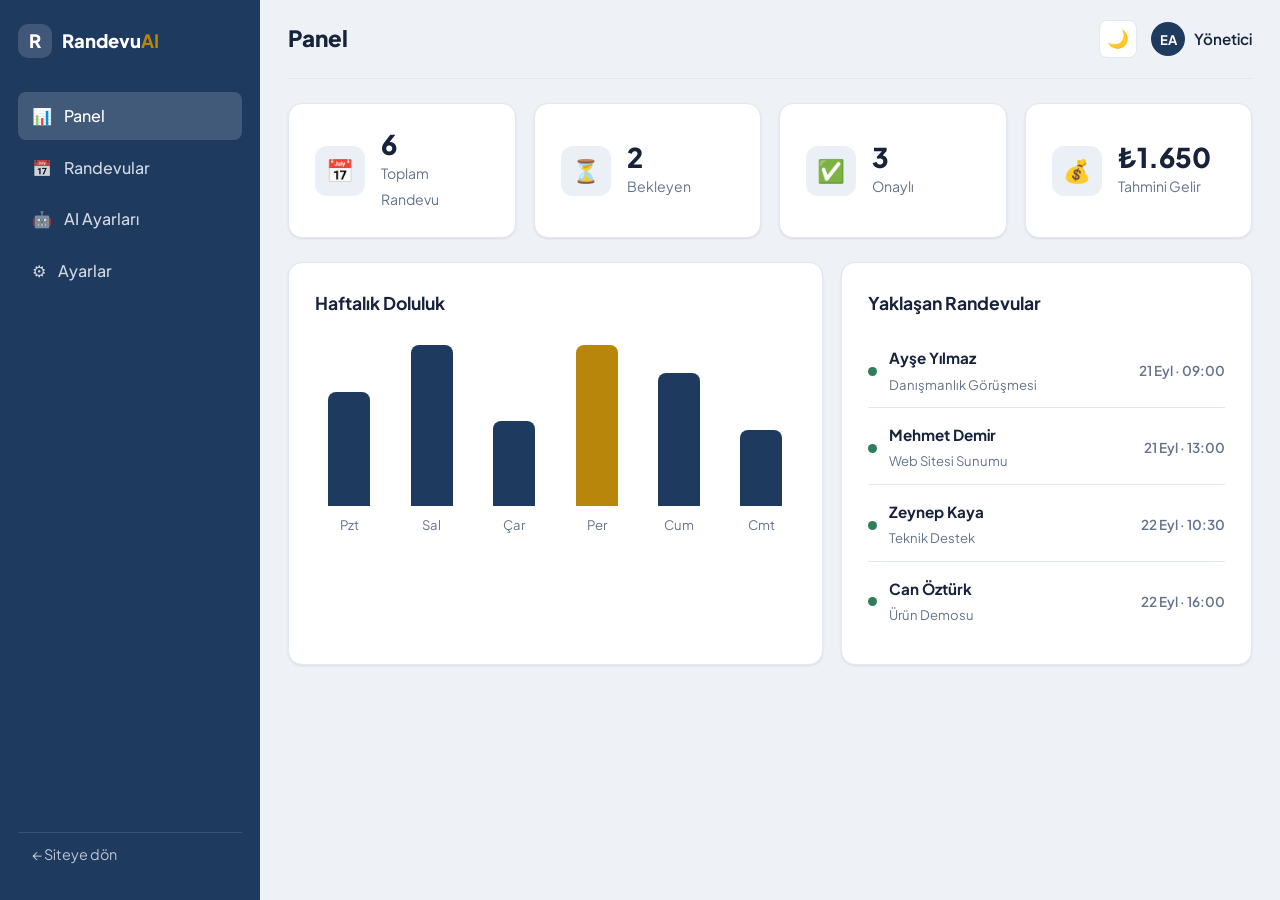
<file: admin.html>
<!DOCTYPE html>
<html lang="tr">
<head>
  <meta charset="UTF-8" />
  <meta name="viewport" content="width=device-width, initial-scale=1.0" />
  <title>RandevuAI — Yönetim Paneli</title>
  <meta name="description" content="RandevuAI yönetim paneli demosu — randevular, istatistikler ve ayarlar." />
  <link rel="preconnect" href="https://fonts.googleapis.com" />
  <link rel="preconnect" href="https://fonts.gstatic.com" crossorigin />
  <link href="https://fonts.googleapis.com/css2?family=Plus+Jakarta+Sans:wght@400;500;600;700;800&display=swap" rel="stylesheet" />
  <link rel="stylesheet" href="styles.css" />
</head>
<body class="admin">
  <div class="admin-layout">
    <!-- Sidebar -->
    <aside class="admin-sidebar" id="adminSidebar">
      <a href="index.html" class="logo">
        <span class="logo-mark">R</span>
        <span>Randevu<b>AI</b></span>
      </a>
      <nav class="admin-nav">
        <a href="#" class="active" data-view="dashboard"><span>📊</span> Panel</a>
        <a href="#" data-view="appointments"><span>📅</span> Randevular</a>
        <a href="#" data-view="assistant"><span>🤖</span> AI Ayarları</a>
        <a href="#" data-view="settings"><span>⚙️</span> Ayarlar</a>
      </nav>
      <a href="index.html" class="admin-back">← Siteye dön</a>
    </aside>

    <!-- Main -->
    <main class="admin-main">
      <header class="admin-topbar">
        <button class="nav-toggle admin-menu" id="adminMenu" aria-label="Menü"><span></span><span></span><span></span></button>
        <h1 id="viewTitle">Panel</h1>
        <div class="topbar-right">
          <button class="theme-toggle" id="themeToggle" aria-label="Temayı değiştir"><span class="theme-icon">🌙</span></button>
          <div class="admin-user"><span class="avatar-sm">EA</span> Yönetici</div>
        </div>
      </header>

      <!-- Dashboard view -->
      <section class="admin-view" data-view="dashboard">
        <div class="stat-grid">
          <div class="card stat"><span class="stat-ico">📅</span><div><b id="stTotal">0</b><small>Toplam Randevu</small></div></div>
          <div class="card stat"><span class="stat-ico">⏳</span><div><b id="stPending">0</b><small>Bekleyen</small></div></div>
          <div class="card stat"><span class="stat-ico">✅</span><div><b id="stConfirmed">0</b><small>Onaylı</small></div></div>
          <div class="card stat"><span class="stat-ico">💰</span><div><b id="stRevenue">₺0</b><small>Tahmini Gelir</small></div></div>
        </div>

        <div class="admin-cols">
          <div class="card">
            <div class="card-head"><h3>Haftalık Doluluk</h3></div>
            <div class="bars" id="bars"></div>
          </div>
          <div class="card">
            <div class="card-head"><h3>Yaklaşan Randevular</h3></div>
            <ul class="upcoming" id="upcoming"></ul>
          </div>
        </div>
      </section>

      <!-- Appointments view -->
      <section class="admin-view" data-view="appointments" hidden>
        <div class="card">
          <div class="table-toolbar">
            <input type="search" id="search" placeholder="🔍 İsim veya hizmet ara..." />
            <select id="filterStatus">
              <option value="">Tüm durumlar</option>
              <option value="pending">Bekleyen</option>
              <option value="confirmed">Onaylı</option>
              <option value="cancelled">İptal</option>
            </select>
            <button class="btn btn-primary" id="addBtn">+ Yeni Randevu</button>
          </div>
          <div class="table-wrap">
            <table class="admin-table">
              <thead>
                <tr><th>Müşteri</th><th>Hizmet</th><th>Tarih</th><th>Saat</th><th>Durum</th><th>İşlem</th></tr>
              </thead>
              <tbody id="apptBody"></tbody>
            </table>
          </div>
          <p class="empty" id="emptyRow" hidden>Kayıt bulunamadı.</p>
        </div>
      </section>

      <!-- Assistant view -->
      <section class="admin-view" data-view="assistant" hidden>
        <div class="card">
          <div class="card-head"><h3>Yapay Zekâ Asistan Ayarları</h3></div>
          <div class="field"><label>Karşılama mesajı</label><input type="text" value="Merhaba! 👋 Size nasıl yardımcı olabilirim?" /></div>
          <div class="field"><label>Yanıt tonu</label>
            <select><option>Samimi</option><option>Resmî</option><option>Kısa ve net</option></select>
          </div>
          <div class="toggle-row"><span>Çalışma saatleri dışında otomatik yanıt</span><label class="switch"><input type="checkbox" checked><span></span></label></div>
          <div class="toggle-row"><span>Randevuyu asistan üzerinden alma</span><label class="switch"><input type="checkbox" checked><span></span></label></div>
          <button class="btn btn-primary">Kaydet</button>
        </div>
      </section>

      <!-- Settings view -->
      <section class="admin-view" data-view="settings" hidden>
        <div class="card">
          <div class="card-head"><h3>İşletme Ayarları</h3></div>
          <div class="field"><label>İşletme adı</label><input type="text" value="RandevuAI Demo" /></div>
          <div class="field"><label>Çalışma saatleri</label><input type="text" value="Hafta içi 09:00 - 18:00" /></div>
          <div class="toggle-row"><span>SMS bildirimleri</span><label class="switch"><input type="checkbox" checked><span></span></label></div>
          <div class="toggle-row"><span>E-posta bildirimleri</span><label class="switch"><input type="checkbox" checked><span></span></label></div>
          <button class="btn btn-primary">Kaydet</button>
        </div>
      </section>
    </main>
  </div>

  <!-- Yeni randevu modalı -->
  <div class="modal" id="modal" hidden>
    <div class="modal-box card">
      <div class="card-head"><h3>Yeni Randevu</h3><button class="modal-close" id="modalClose">✕</button></div>
      <form id="addForm" class="booking-form">
        <div class="field"><label>Müşteri Adı</label><input type="text" id="mName" required></div>
        <div class="field"><label>Hizmet</label>
          <select id="mService" required>
            <option value="">Seçiniz</option>
            <option>Danışmanlık Görüşmesi</option>
            <option>Web Sitesi Sunumu</option>
            <option>Teknik Destek</option>
            <option>Ürün Demosu</option>
          </select>
        </div>
        <div class="field"><label>Tarih</label><input type="date" id="mDate" required></div>
        <div class="field"><label>Saat</label><input type="time" id="mTime" required></div>
        <button type="submit" class="btn btn-primary btn-block">Ekle</button>
      </form>
    </div>
  </div>

  <script src="admin.js"></script>
</body>
</html>
</file>
<file: styles.css>
:root {
  --bg: #f6f8fb;
  --bg-alt: #eef2f7;
  --surface: #ffffff;
  --surface-2: #f1f4f9;
  --text: #16233a;
  --muted: #64748b;
  --border: #e2e8f0;
  --brand: #1e3a5f;        /* kurumsal lacivert */
  --brand-dark: #16293f;
  --brand-soft: #eaf0f6;
  --accent: #b8860b;       /* şık amber / altın vurgu */
  --success: #2e7d5b;
  --radius: 14px;
  --shadow-sm: 0 1px 3px rgba(16, 35, 58, 0.06), 0 1px 2px rgba(16, 35, 58, 0.04);
  --shadow: 0 12px 32px rgba(16, 35, 58, 0.10);
  --maxw: 1120px;
}

/* ---------- Karanlık tema ---------- */
:root[data-theme="dark"] {
  --bg: #0f1626;
  --bg-alt: #131c30;
  --surface: #18223a;
  --surface-2: #1f2b47;
  --text: #e8edf5;
  --muted: #93a1bb;
  --border: #273250;
  --brand: #4a7bb0;        /* aydınlatılmış lacivert (koyu zeminde okunaklı) */
  --brand-dark: #3d688f;
  --brand-soft: #1c2942;
  --accent: #d4a437;       /* daha parlak altın */
  --success: #3fae7a;
  --shadow-sm: 0 1px 3px rgba(0, 0, 0, 0.4);
  --shadow: 0 12px 32px rgba(0, 0, 0, 0.45);
}
:root[data-theme="dark"] .site-header { background: rgba(15, 22, 38, 0.85); }
:root[data-theme="dark"] .hero,
:root[data-theme="dark"] .cta .btn-primary { color: var(--text); }
:root[data-theme="dark"] .cta h2 { color: #fff; }
:root[data-theme="dark"] .cta .btn-primary { background: var(--surface); color: var(--text); }
:root[data-theme="dark"] .cta .btn-primary:hover { background: var(--surface-2); }
:root[data-theme="dark"] .theme-icon::before { content: "☀️"; }
:root[data-theme="dark"] .theme-icon { font-size: 0; }
:root[data-theme="dark"] .theme-icon::before { font-size: 1.1rem; }

* { box-sizing: border-box; margin: 0; padding: 0; }

html { scroll-behavior: smooth; }

body {
  font-family: "Plus Jakarta Sans", system-ui, -apple-system, sans-serif;
  background: var(--bg);
  color: var(--text);
  line-height: 1.6;
  -webkit-font-smoothing: antialiased;
}

.container { width: 100%; max-width: var(--maxw); margin: 0 auto; padding: 0 20px; }

a { color: inherit; text-decoration: none; }

/* ---------- Header ---------- */
.site-header {
  position: sticky; top: 0; z-index: 50;
  background: rgba(255, 255, 255, 0.85);
  backdrop-filter: blur(14px);
  border-bottom: 1px solid var(--border);
}
.header-inner { display: flex; align-items: center; justify-content: space-between; height: 68px; }
.logo { display: flex; align-items: center; gap: 10px; font-weight: 800; font-size: 1.15rem; }
.logo b { color: var(--accent); }
.logo-mark {
  display: grid; place-items: center;
  width: 34px; height: 34px; border-radius: 10px;
  background: var(--brand);
  color: #fff; font-weight: 800;
}
.nav { display: flex; align-items: center; gap: 28px; }
.nav a { color: var(--muted); font-weight: 500; transition: color .2s; }
.nav a:hover { color: var(--text); }
.nav .nav-cta {
  color: #fff; padding: 9px 18px; border-radius: 8px;
  background: var(--brand);
  transition: background .2s;
}
.nav .nav-cta:hover { background: var(--brand-dark); color: #fff; }
.theme-toggle {
  display: grid; place-items: center; width: 38px; height: 38px;
  border-radius: 8px; border: 1px solid var(--border); background: var(--surface);
  cursor: pointer; font-size: 1.1rem; margin-left: 18px; transition: background .2s, border-color .2s;
}
.theme-toggle:hover { border-color: var(--brand); background: var(--brand-soft); }
.nav-toggle { display: none; flex-direction: column; gap: 5px; background: none; border: 0; cursor: pointer; padding: 8px; }
.nav-toggle span { width: 24px; height: 2px; background: var(--text); border-radius: 2px; transition: .25s; }

/* ---------- Hero ---------- */
.hero { position: relative; overflow: hidden; padding: 72px 0 88px; background: var(--surface); border-bottom: 1px solid var(--border); }
.hero-inner { position: relative; z-index: 1; display: grid; grid-template-columns: 1.1fr .9fr; gap: 48px; align-items: center; }
.badge {
  display: inline-block; font-size: .82rem; font-weight: 600; color: var(--brand);
  background: var(--brand-soft); border: 1px solid var(--border);
  padding: 7px 14px; border-radius: 999px; margin-bottom: 18px;
}
.hero h1 { font-size: clamp(2.1rem, 5vw, 3.4rem); line-height: 1.12; font-weight: 800; letter-spacing: -.02em; }
.grad { color: var(--accent); }
.hero p { color: var(--muted); font-size: 1.08rem; margin: 18px 0 28px; max-width: 520px; }
.hero-actions { display: flex; flex-wrap: wrap; gap: 14px; }
.hero-stats { display: flex; gap: 34px; margin-top: 40px; }
.hero-stats b { display: block; font-size: 1.6rem; font-weight: 800; color: var(--brand); }
.hero-stats span { color: var(--muted); font-size: .9rem; }

.hero-card {
  background: var(--surface);
  border: 1px solid var(--border); border-radius: 20px;
  padding: 24px; box-shadow: var(--shadow);
}
.mini-cal-head { display: flex; justify-content: space-between; align-items: center; font-weight: 700; margin-bottom: 16px; }
.dots { display: flex; gap: 5px; }
.dots i { width: 8px; height: 8px; border-radius: 50%; background: var(--surface-2); display: block; }
.dots i:first-child { background: var(--accent); }
.mini-cal-grid { display: grid; grid-template-columns: repeat(7, 1fr); gap: 6px; }
.mini-cal-grid span {
  aspect-ratio: 1; display: grid; place-items: center; border-radius: 10px;
  font-size: .85rem; color: var(--muted); background: var(--surface-2);
}
.mini-cal-grid span.head { background: none; font-weight: 700; color: var(--text); }
.mini-cal-grid span.active { background: var(--brand); color: #fff; font-weight: 700; }
.mini-cal-grid span.dim { opacity: .35; }
.mini-slot { display: flex; align-items: center; gap: 8px; margin-top: 16px; font-size: .9rem; color: var(--text); }
.pulse { width: 9px; height: 9px; border-radius: 50%; background: var(--success); box-shadow: 0 0 0 rgba(46,125,91,.6); animation: pulse 1.8s infinite; }
@keyframes pulse { 0%{box-shadow:0 0 0 0 rgba(46,125,91,.5)} 70%{box-shadow:0 0 0 10px rgba(46,125,91,0)} 100%{box-shadow:0 0 0 0 rgba(46,125,91,0)} }

/* ---------- Buttons ---------- */
.btn { display: inline-flex; align-items: center; justify-content: center; gap: 8px; font-weight: 600; font-size: .98rem; padding: 12px 22px; border-radius: 8px; border: 1px solid transparent; cursor: pointer; transition: transform .15s, box-shadow .2s, background .2s, border-color .2s; }
.btn:active { transform: translateY(1px); }
.btn-primary { background: var(--brand); color: #fff; box-shadow: var(--shadow-sm); }
.btn-primary:hover { background: var(--brand-dark); }
.btn-ghost { background: var(--surface); color: var(--brand); border-color: var(--border); }
.btn-ghost:hover { border-color: var(--brand); background: var(--brand-soft); }
.btn-block { width: 100%; }
.btn-lg { padding: 15px 34px; font-size: 1.05rem; }

/* ---------- Sections ---------- */
.section { padding: 84px 0; }
.section-alt { background: var(--bg-alt); }
.section-head { text-align: center; max-width: 620px; margin: 0 auto 48px; }
.section-head.left { text-align: left; margin-left: 0; }
.section-head h2 { font-size: clamp(1.7rem, 3.6vw, 2.4rem); font-weight: 800; letter-spacing: -.02em; }
.section-head p { color: var(--muted); margin-top: 10px; }

.grid { display: grid; gap: 20px; }
.features { grid-template-columns: repeat(3, 1fr); }

.card { background: var(--surface); border: 1px solid var(--border); border-radius: var(--radius); padding: 26px; box-shadow: var(--shadow-sm); }
.feature { transition: transform .2s, box-shadow .2s, border-color .2s; }
.feature:hover { transform: translateY(-4px); box-shadow: var(--shadow); border-color: #cdd7e5; }
.feature .ico { font-size: 1.6rem; width: 54px; height: 54px; display: grid; place-items: center; border-radius: 12px; background: var(--brand-soft); margin-bottom: 16px; }
.feature h3 { font-size: 1.15rem; margin-bottom: 6px; }
.feature p { color: var(--muted); font-size: .95rem; }

/* ---------- Booking ---------- */
.booking-inner { display: grid; grid-template-columns: 1fr 1.1fr; gap: 48px; align-items: start; }
.booking-form { display: grid; gap: 18px; box-shadow: var(--shadow); }
.field { display: grid; gap: 7px; }
.field label { font-size: .9rem; font-weight: 600; color: var(--text); }
.field input, .field select {
  background: var(--surface); border: 1px solid var(--border); color: var(--text);
  padding: 12px 14px; border-radius: 10px; font: inherit; font-size: .98rem; width: 100%;
  transition: border-color .2s, box-shadow .2s;
}
.field input:focus, .field select:focus { outline: none; border-color: var(--brand); box-shadow: 0 0 0 3px rgba(30,58,95,.10); }
.field input.invalid, .field select.invalid { border-color: #c0392b; }
.slots { display: grid; grid-template-columns: repeat(3, 1fr); gap: 10px; }
.slots button {
  background: var(--surface); border: 1px solid var(--border); color: var(--text);
  padding: 10px; border-radius: 8px; font: inherit; font-weight: 600; cursor: pointer;
  transition: .18s;
}
.slots button:hover { border-color: var(--brand); }
.slots button.selected { background: var(--brand); color: #fff; border-color: var(--brand); }
.form-msg { font-size: .95rem; min-height: 1.2em; }
.form-msg.ok { color: var(--success); }
.form-msg.err { color: #c0392b; }

/* ---------- Chat ---------- */
.chat { max-width: 620px; margin: 0 auto; padding: 0; overflow: hidden; box-shadow: var(--shadow); }
.chat-head { display: flex; align-items: center; gap: 12px; padding: 16px 20px; border-bottom: 1px solid var(--border); background: var(--brand); color: #fff; }
.chat-head .avatar { width: 42px; height: 42px; display: grid; place-items: center; border-radius: 10px; background: rgba(255,255,255,.15); font-size: 1.3rem; }
.chat-head small { color: rgba(255,255,255,.8); display: flex; align-items: center; gap: 6px; }
.online { width: 8px; height: 8px; border-radius: 50%; background: #4ade80; }
.chat-body { padding: 20px; display: flex; flex-direction: column; gap: 12px; height: 320px; overflow-y: auto; background: var(--bg); }
.msg { max-width: 78%; padding: 11px 15px; border-radius: 14px; font-size: .96rem; line-height: 1.5; animation: rise .25s ease; }
@keyframes rise { from { opacity: 0; transform: translateY(8px); } }
.msg.bot { background: var(--surface); border: 1px solid var(--border); border-bottom-left-radius: 4px; align-self: flex-start; }
.msg.user { background: var(--brand); color: #fff; border-bottom-right-radius: 4px; align-self: flex-end; }
.msg.typing { display: flex; gap: 4px; align-items: center; }
.msg.typing i { width: 7px; height: 7px; border-radius: 50%; background: var(--muted); animation: blink 1.2s infinite; }
.msg.typing i:nth-child(2){ animation-delay: .2s; } .msg.typing i:nth-child(3){ animation-delay: .4s; }
@keyframes blink { 0%,60%,100%{opacity:.3} 30%{opacity:1} }
.chat-suggest { display: flex; flex-wrap: wrap; gap: 8px; padding: 14px 20px; background: var(--surface); }
.chat-suggest button { background: var(--surface); border: 1px solid var(--border); color: var(--brand); font: inherit; font-size: .85rem; padding: 7px 12px; border-radius: 999px; cursor: pointer; transition: .18s; }
.chat-suggest button:hover { background: var(--brand-soft); border-color: var(--brand); }
.chat-input { display: flex; gap: 10px; padding: 14px 20px; border-top: 1px solid var(--border); background: var(--surface); }
.chat-input input { flex: 1; background: var(--surface); border: 1px solid var(--border); color: var(--text); padding: 12px 14px; border-radius: 10px; font: inherit; }
.chat-input input:focus { outline: none; border-color: var(--brand); }
.chat-input button { width: 46px; border: 0; border-radius: 10px; background: var(--brand); color: #fff; font-size: 1.1rem; cursor: pointer; transition: background .2s; }
.chat-input button:hover { background: var(--brand-dark); }

/* ---------- Pricing ---------- */
.pricing { grid-template-columns: repeat(3, 1fr); align-items: start; }
.price { text-align: center; position: relative; transition: transform .2s, box-shadow .2s; }
.price:hover { transform: translateY(-4px); box-shadow: var(--shadow); }
.price h3 { font-size: 1.2rem; margin-bottom: 10px; }
.price .amount { font-size: 2.2rem; font-weight: 800; margin-bottom: 18px; color: var(--brand); }
.price .amount span { font-size: 1rem; font-weight: 500; color: var(--muted); }
.price ul { list-style: none; display: grid; gap: 10px; margin-bottom: 22px; text-align: left; }
.price li { color: var(--muted); font-size: .95rem; padding-left: 26px; position: relative; }
.price li::before { content: "✓"; position: absolute; left: 0; color: var(--accent); font-weight: 700; }
.price.featured { border-color: var(--brand); border-width: 2px; box-shadow: var(--shadow); }
.price .tag { position: absolute; top: -12px; left: 50%; transform: translateX(-50%); background: var(--accent); color: #fff; font-size: .78rem; font-weight: 700; padding: 5px 14px; border-radius: 999px; }

/* ---------- CTA ---------- */
.cta { text-align: center; }
.cta-inner { background: var(--brand); border-radius: 20px; padding: 64px 24px; }
.cta h2 { font-size: clamp(1.7rem, 3.6vw, 2.4rem); font-weight: 800; color: #fff; }
.cta p { color: rgba(255,255,255,.8); margin: 12px 0 28px; }
.cta .btn-primary { background: #fff; color: var(--brand); }
.cta .btn-primary:hover { background: var(--brand-soft); }

/* ---------- Footer ---------- */
.site-footer { border-top: 1px solid var(--border); padding: 30px 0; background: var(--surface); }
.footer-inner { display: flex; align-items: center; justify-content: space-between; flex-wrap: wrap; gap: 12px; }
.footer-inner p { color: var(--muted); font-size: .9rem; }

/* ---------- Responsive ---------- */
@media (max-width: 900px) {
  .hero-inner, .booking-inner { grid-template-columns: 1fr; }
  .features, .pricing { grid-template-columns: repeat(2, 1fr); }
  .hero-card { max-width: 420px; }
}
@media (max-width: 680px) {
  .nav {
    position: fixed; inset: 68px 0 auto 0; flex-direction: column; gap: 0;
    background: var(--surface); border-bottom: 1px solid var(--border);
    padding: 12px 20px; transform: translateY(-140%); transition: transform .3s; align-items: stretch;
    box-shadow: var(--shadow);
  }
  .nav.open { transform: translateY(0); }
  .nav a { padding: 12px 0; border-bottom: 1px solid var(--border); }
  .nav .nav-cta { text-align: center; margin: 10px 0; }
  .nav-toggle { display: flex; }
  .features, .pricing { grid-template-columns: 1fr; }
  .hero-stats { gap: 24px; }
  .section { padding: 60px 0; }
}

/* ==================== ADMIN PANEL ==================== */
body.admin { background: var(--bg-alt); }
.admin-layout { display: grid; grid-template-columns: 260px 1fr; min-height: 100vh; }

.admin-sidebar {
  background: var(--brand); color: #fff; padding: 24px 18px;
  display: flex; flex-direction: column; gap: 8px; position: sticky; top: 0; height: 100vh;
}
.admin-sidebar .logo { color: #fff; margin-bottom: 26px; }
.admin-sidebar .logo b { color: var(--accent); }
.admin-sidebar .logo-mark { background: rgba(255,255,255,.15); }
.admin-nav { display: flex; flex-direction: column; gap: 4px; flex: 1; }
.admin-nav a { display: flex; align-items: center; gap: 12px; padding: 11px 14px; border-radius: 8px; color: rgba(255,255,255,.8); font-weight: 500; transition: .18s; }
.admin-nav a:hover { background: rgba(255,255,255,.08); color: #fff; }
.admin-nav a.active { background: rgba(255,255,255,.16); color: #fff; }
.admin-back { color: rgba(255,255,255,.7); font-size: .9rem; padding: 10px 14px; border-top: 1px solid rgba(255,255,255,.12); }
.admin-back:hover { color: #fff; }

.admin-main { padding: 0 28px 40px; }
.admin-topbar { display: flex; align-items: center; gap: 16px; padding: 20px 0; position: sticky; top: 0; background: var(--bg-alt); z-index: 20; border-bottom: 1px solid var(--border); margin-bottom: 24px; }
.admin-topbar h1 { font-size: 1.4rem; font-weight: 800; flex: 1; }
.topbar-right { display: flex; align-items: center; gap: 14px; }
.admin-user { display: flex; align-items: center; gap: 9px; font-weight: 600; font-size: .95rem; }
.avatar-sm { width: 34px; height: 34px; border-radius: 50%; background: var(--brand); color: #fff; display: grid; place-items: center; font-size: .82rem; font-weight: 700; }
.admin-menu { display: none; }

.stat-grid { display: grid; grid-template-columns: repeat(4, 1fr); gap: 18px; margin-bottom: 24px; }
.stat { display: flex; align-items: center; gap: 16px; }
.stat-ico { width: 50px; height: 50px; border-radius: 12px; background: var(--brand-soft); display: grid; place-items: center; font-size: 1.4rem; }
.stat b { font-size: 1.7rem; font-weight: 800; display: block; line-height: 1.1; }
.stat small { color: var(--muted); font-size: .88rem; }

.admin-cols { display: grid; grid-template-columns: 1.3fr 1fr; gap: 18px; }
.card-head { display: flex; align-items: center; justify-content: space-between; margin-bottom: 18px; }
.card-head h3 { font-size: 1.1rem; }

.bars { display: flex; align-items: flex-end; gap: 14px; height: 200px; padding-top: 10px; }
.bar-col { flex: 1; display: flex; flex-direction: column; align-items: center; gap: 8px; height: 100%; justify-content: flex-end; }
.bar { width: 100%; max-width: 42px; background: var(--brand); border-radius: 8px 8px 0 0; transition: height .5s ease; }
.bar-col:nth-child(4) .bar { background: var(--accent); }
.bar-col span { color: var(--muted); font-size: .82rem; }

.upcoming { list-style: none; display: flex; flex-direction: column; gap: 4px; }
.upcoming li { display: flex; align-items: center; gap: 12px; padding: 11px 0; border-bottom: 1px solid var(--border); }
.upcoming li:last-child { border-bottom: 0; }
.up-dot { width: 9px; height: 9px; border-radius: 50%; background: var(--success); flex: none; }
.upcoming b { font-size: .95rem; display: block; }
.upcoming small { color: var(--muted); font-size: .82rem; }
.upcoming li > div { flex: 1; }
.up-time { color: var(--muted); font-size: .85rem; font-weight: 600; white-space: nowrap; }

.table-toolbar { display: flex; gap: 12px; margin-bottom: 18px; flex-wrap: wrap; }
.table-toolbar input[type="search"] { flex: 1; min-width: 180px; background: var(--surface); border: 1px solid var(--border); color: var(--text); padding: 10px 14px; border-radius: 8px; font: inherit; }
.table-toolbar select { background: var(--surface); border: 1px solid var(--border); color: var(--text); padding: 10px 14px; border-radius: 8px; font: inherit; }
.table-toolbar input:focus, .table-toolbar select:focus { outline: none; border-color: var(--brand); }

.table-wrap { overflow-x: auto; }
.admin-table { width: 100%; border-collapse: collapse; }
.admin-table th { text-align: left; font-size: .82rem; text-transform: uppercase; letter-spacing: .04em; color: var(--muted); padding: 0 12px 12px; border-bottom: 1px solid var(--border); }
.admin-table td { padding: 14px 12px; border-bottom: 1px solid var(--border); font-size: .94rem; }
.admin-table tr:last-child td { border-bottom: 0; }
.status { display: inline-block; padding: 4px 12px; border-radius: 999px; font-size: .82rem; font-weight: 600; }
.st-pending { background: #fef3e0; color: #a05a00; }
.st-confirmed { background: #e3f5ec; color: var(--success); }
.st-cancelled { background: #fdeaea; color: #c0392b; }
:root[data-theme="dark"] .st-pending { background: #3a2c15; color: #e0a552; }
:root[data-theme="dark"] .st-confirmed { background: #14312460; color: #5fd39c; }
:root[data-theme="dark"] .st-cancelled { background: #3a1c1c; color: #e07a7a; }
.row-actions { display: flex; gap: 6px; }
.row-actions button { width: 30px; height: 30px; border-radius: 7px; border: 1px solid var(--border); background: var(--surface); color: var(--text); cursor: pointer; font-size: .85rem; transition: .15s; }
.row-actions button:hover { border-color: var(--brand); background: var(--brand-soft); }
.empty { text-align: center; color: var(--muted); padding: 30px; }

.toggle-row { display: flex; align-items: center; justify-content: space-between; padding: 14px 0; border-bottom: 1px solid var(--border); }
.toggle-row:last-of-type { margin-bottom: 18px; }
.switch { position: relative; width: 44px; height: 24px; flex: none; }
.switch input { opacity: 0; width: 0; height: 0; }
.switch span { position: absolute; inset: 0; background: var(--border); border-radius: 999px; cursor: pointer; transition: .2s; }
.switch span::before { content: ""; position: absolute; width: 18px; height: 18px; left: 3px; top: 3px; background: #fff; border-radius: 50%; transition: .2s; }
.switch input:checked + span { background: var(--brand); }
.switch input:checked + span::before { transform: translateX(20px); }
.admin .booking-form { box-shadow: none; padding: 0; gap: 16px; }

/* Modal */
.modal { position: fixed; inset: 0; background: rgba(16,35,58,.5); display: grid; place-items: center; z-index: 100; padding: 20px; }
.modal[hidden] { display: none; }
.modal-box { width: 100%; max-width: 420px; box-shadow: var(--shadow); }
.modal-close { background: none; border: 0; font-size: 1.1rem; cursor: pointer; color: var(--muted); }

@media (max-width: 860px) {
  .admin-layout { grid-template-columns: 1fr; }
  .admin-sidebar {
    position: fixed; left: 0; top: 0; bottom: 0; width: 250px; height: 100vh; z-index: 60;
    transform: translateX(-100%); transition: transform .3s;
  }
  .admin-sidebar.open { transform: translateX(0); }
  .admin-menu { display: flex; }
  .admin-main { padding: 0 18px 40px; }
  .stat-grid { grid-template-columns: repeat(2, 1fr); }
  .admin-cols { grid-template-columns: 1fr; }
}
@media (max-width: 520px) {
  .stat-grid { grid-template-columns: 1fr; }
}

/* ---------- Nasıl Çalışır (adımlar) ---------- */
.steps { grid-template-columns: repeat(3, 1fr); }
.step { text-align: left; position: relative; padding-top: 30px; transition: transform .2s, box-shadow .2s; }
.step:hover { transform: translateY(-4px); box-shadow: var(--shadow); }
.step-no {
  position: absolute; top: -22px; left: 26px;
  width: 46px; height: 46px; border-radius: 12px;
  background: var(--brand); color: #fff;
  display: grid; place-items: center; font-size: 1.3rem; font-weight: 800;
  box-shadow: var(--shadow-sm);
}
.step h3 { font-size: 1.15rem; margin-bottom: 6px; }
.step p { color: var(--muted); font-size: .95rem; }

@media (max-width: 680px) {
  .steps { grid-template-columns: 1fr; }
}

/* ==================== ANA SAYFA ZENGİNLEŞTİRME ==================== */

/* Hero — sosyal kanıt */
.hero-proof { display: flex; align-items: center; gap: 14px; margin-top: 34px; }
.avatars { display: flex; }
.avatars span { width: 38px; height: 38px; border-radius: 50%; border: 2px solid var(--surface); margin-left: -10px; background: var(--brand-soft); }
.avatars span:first-child { margin-left: 0; }
.avatars span:nth-child(2){ background: #dfe7f1; } .avatars span:nth-child(3){ background: #cfdbe9; } .avatars span:nth-child(4){ background: #bccfe1; }
.stars { color: var(--accent); letter-spacing: 2px; font-size: .95rem; }
.hero-proof small { color: var(--muted); font-size: .88rem; }
.hero-proof small b { color: var(--text); }

/* Hero — görsel + yüzen kartlar */
.hero-visual { position: relative; }
.float-card {
  position: absolute; display: flex; align-items: center; gap: 10px;
  background: var(--surface); border: 1px solid var(--border); border-radius: 12px;
  padding: 12px 14px; box-shadow: var(--shadow); animation: floaty 4s ease-in-out infinite;
}
.float-card b { font-size: .88rem; display: block; }
.float-card small { color: var(--muted); font-size: .78rem; }
.fc-ico { width: 34px; height: 34px; display: grid; place-items: center; border-radius: 9px; background: var(--brand-soft); font-size: 1.1rem; }
.float-1 { top: 8%; left: -26px; }
.float-2 { bottom: 10%; right: -22px; animation-delay: 1.5s; }
@keyframes floaty { 0%,100%{ transform: translateY(0); } 50%{ transform: translateY(-10px); } }

/* İstatistik bandı */
.stats-band { background: var(--brand); }
.stats-inner { display: grid; grid-template-columns: repeat(4, 1fr); gap: 20px; padding: 34px 20px; text-align: center; }
.stats-inner b { display: block; font-size: 2rem; font-weight: 800; color: #fff; line-height: 1.1; }
.stats-inner span { color: rgba(255,255,255,.75); font-size: .9rem; }

/* Popüler hizmetler */
.services { grid-template-columns: repeat(4, 1fr); }
.service { display: block; transition: transform .2s, box-shadow .2s, border-color .2s; }
.service:hover { transform: translateY(-4px); box-shadow: var(--shadow); border-color: var(--brand); }
.service-ico { width: 52px; height: 52px; display: grid; place-items: center; border-radius: 12px; background: var(--brand-soft); font-size: 1.5rem; margin-bottom: 14px; }
.service h3 { font-size: 1.08rem; margin-bottom: 6px; }
.service p { color: var(--muted); font-size: .92rem; margin-bottom: 14px; }
.service-meta { font-size: .82rem; color: var(--brand); font-weight: 600; }

/* Booking — bilgi kolonu */
.booking-info { display: flex; flex-direction: column; gap: 22px; }
.booking-perks { list-style: none; display: grid; gap: 12px; }
.booking-perks li { color: var(--text); font-size: .96rem; }
.booking-help { display: flex; align-items: center; gap: 14px; }
.booking-help .avatar { width: 44px; height: 44px; display: grid; place-items: center; border-radius: 12px; background: var(--brand-soft); font-size: 1.4rem; flex: none; }
.booking-help b { display: block; font-size: .95rem; }
.booking-help small { color: var(--muted); font-size: .85rem; }
.booking-help .btn { margin-left: auto; padding: 8px 18px; flex: none; }

/* AI Asistan bölümü */
.assistant-inner { display: grid; grid-template-columns: 1fr 1.05fr; gap: 48px; align-items: center; }
.assistant-inner .chat { margin: 0; }
.assistant-points { list-style: none; display: grid; gap: 12px; margin-top: 22px; }
.assistant-points li { color: var(--text); font-size: .98rem; }

/* Yorumlar */
.reviews { grid-template-columns: repeat(3, 1fr); }
.review .stars { margin-bottom: 12px; }
.review p { color: var(--text); font-size: .96rem; line-height: 1.6; margin-bottom: 18px; }
.review-user { display: flex; align-items: center; gap: 12px; }
.ru-avatar { width: 42px; height: 42px; border-radius: 50%; background: var(--brand); color: #fff; display: grid; place-items: center; font-weight: 700; font-size: .85rem; }
.review-user b { display: block; font-size: .92rem; }
.review-user small { color: var(--muted); font-size: .82rem; }

/* SSS */
.faq-inner { max-width: 780px; margin: 0 auto; }
.faq-inner .section-head { text-align: center; }
.faq-list { display: flex; flex-direction: column; gap: 12px; }
.faq-item { background: var(--surface); border: 1px solid var(--border); border-radius: 12px; overflow: hidden; }
.faq-q { width: 100%; display: flex; justify-content: space-between; align-items: center; gap: 16px; background: none; border: 0; padding: 18px 20px; font: inherit; font-weight: 600; font-size: 1rem; color: var(--text); cursor: pointer; text-align: left; }
.faq-q span { font-size: 1.4rem; color: var(--brand); transition: transform .25s; flex: none; }
.faq-item.open .faq-q span { transform: rotate(45deg); }
.faq-a { max-height: 0; overflow: hidden; transition: max-height .3s ease; }
.faq-item.open .faq-a { max-height: 220px; }
.faq-a p { padding: 0 20px 18px; color: var(--muted); font-size: .95rem; }

/* Footer zengin */
.footer-grid { display: grid; grid-template-columns: 1.6fr 1fr 1fr 1.2fr; gap: 34px; padding: 20px 20px 34px; }
.footer-brand .logo { margin-bottom: 14px; }
.footer-brand p { color: var(--muted); font-size: .92rem; max-width: 300px; }
.footer-col h4 { font-size: .95rem; margin-bottom: 14px; }
.footer-col a { display: block; color: var(--muted); font-size: .92rem; padding: 5px 0; transition: color .2s; }
.footer-col a:hover { color: var(--brand); }
.footer-bottom { border-top: 1px solid var(--border); padding: 20px; }
.footer-bottom p { color: var(--muted); font-size: .88rem; text-align: center; }

/* Responsive — yeni bölümler */
@media (max-width: 900px) {
  .services { grid-template-columns: repeat(2, 1fr); }
  .assistant-inner { grid-template-columns: 1fr; }
  .reviews { grid-template-columns: 1fr; }
  .stats-inner { grid-template-columns: repeat(2, 1fr); gap: 26px; }
  .footer-grid { grid-template-columns: 1fr 1fr; }
  .float-1 { left: 0; } .float-2 { right: 0; }
}
@media (max-width: 680px) {
  .services { grid-template-columns: 1fr; }
  .footer-grid { grid-template-columns: 1fr; gap: 24px; }
  .hero-visual { margin-top: 10px; }
  .float-card { display: none; }
  .reviews { grid-template-columns: 1fr; }
}

/* ==================== STOK GÖRSELLER ==================== */
/* Hero görseli + üzerine binen kartlar */
.hero-visual { position: relative; }
.hero-img {
  width: 100%; height: auto; aspect-ratio: 4 / 4.2; object-fit: cover;
  border-radius: 20px; box-shadow: var(--shadow); display: block; background: var(--surface-2);
}
.hero-visual .hero-card {
  position: absolute; left: -18px; bottom: 26px; width: 250px; padding: 18px;
  border-radius: 16px; backdrop-filter: blur(4px);
}
.hero-visual .float-2 { bottom: auto; top: 22px; right: -18px; }
.hero-visual .mini-cal-grid span { background: var(--surface-2); }

/* Hizmet kartı görseli */
.service { padding: 0; overflow: hidden; }
.service-img { aspect-ratio: 16 / 10; overflow: hidden; background: var(--surface-2); }
.service-img img { width: 100%; height: 100%; object-fit: cover; display: block; transition: transform .35s ease; }
.service:hover .service-img img { transform: scale(1.06); }
.service-body { padding: 18px 20px 22px; }

/* Yorum avatarları (gerçek foto) */
img.ru-avatar { object-fit: cover; }

@media (max-width: 900px) {
  .hero-visual .hero-card { left: 0; width: 220px; }
  .hero-visual .float-2 { right: 0; }
}
@media (max-width: 680px) {
  .hero-img { aspect-ratio: 16 / 12; }
  .hero-visual .hero-card { position: static; width: 100%; margin-top: -40px; margin-left: auto; margin-right: auto; max-width: 300px; }
}
</file>
